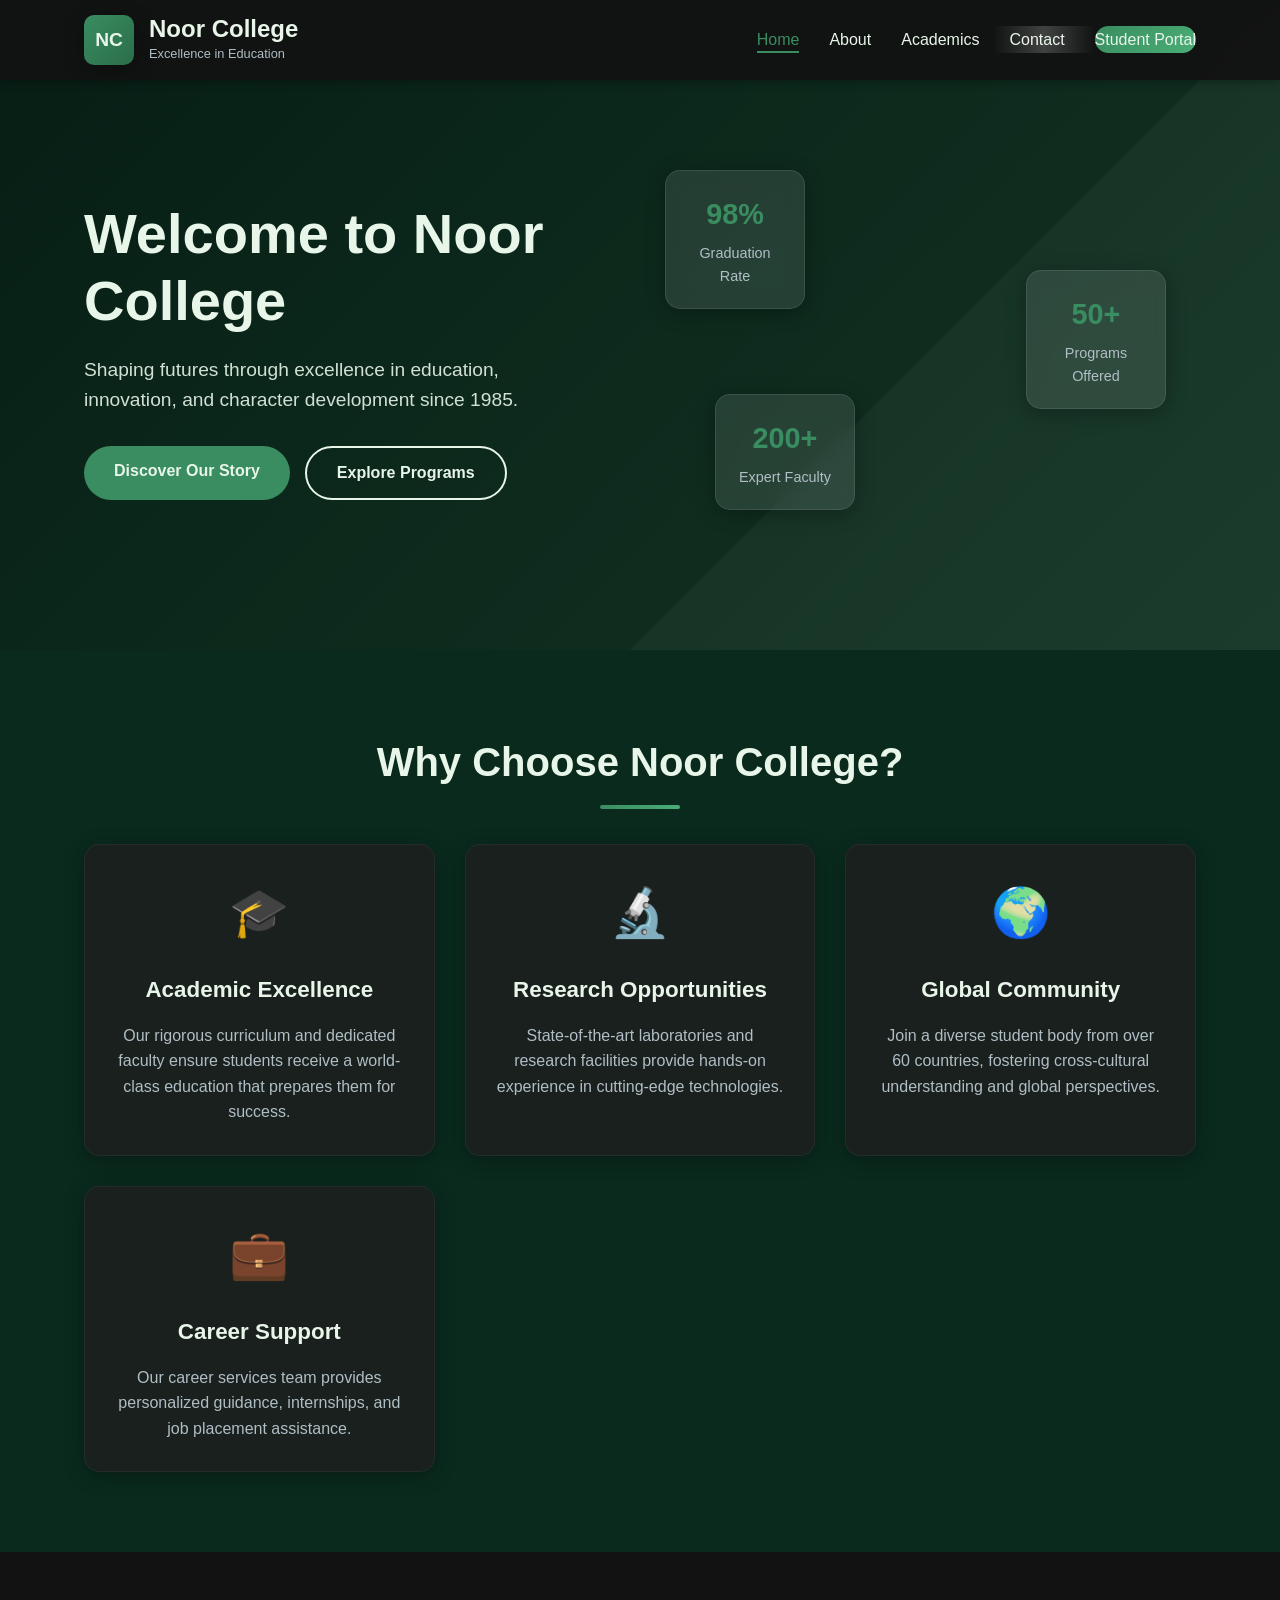
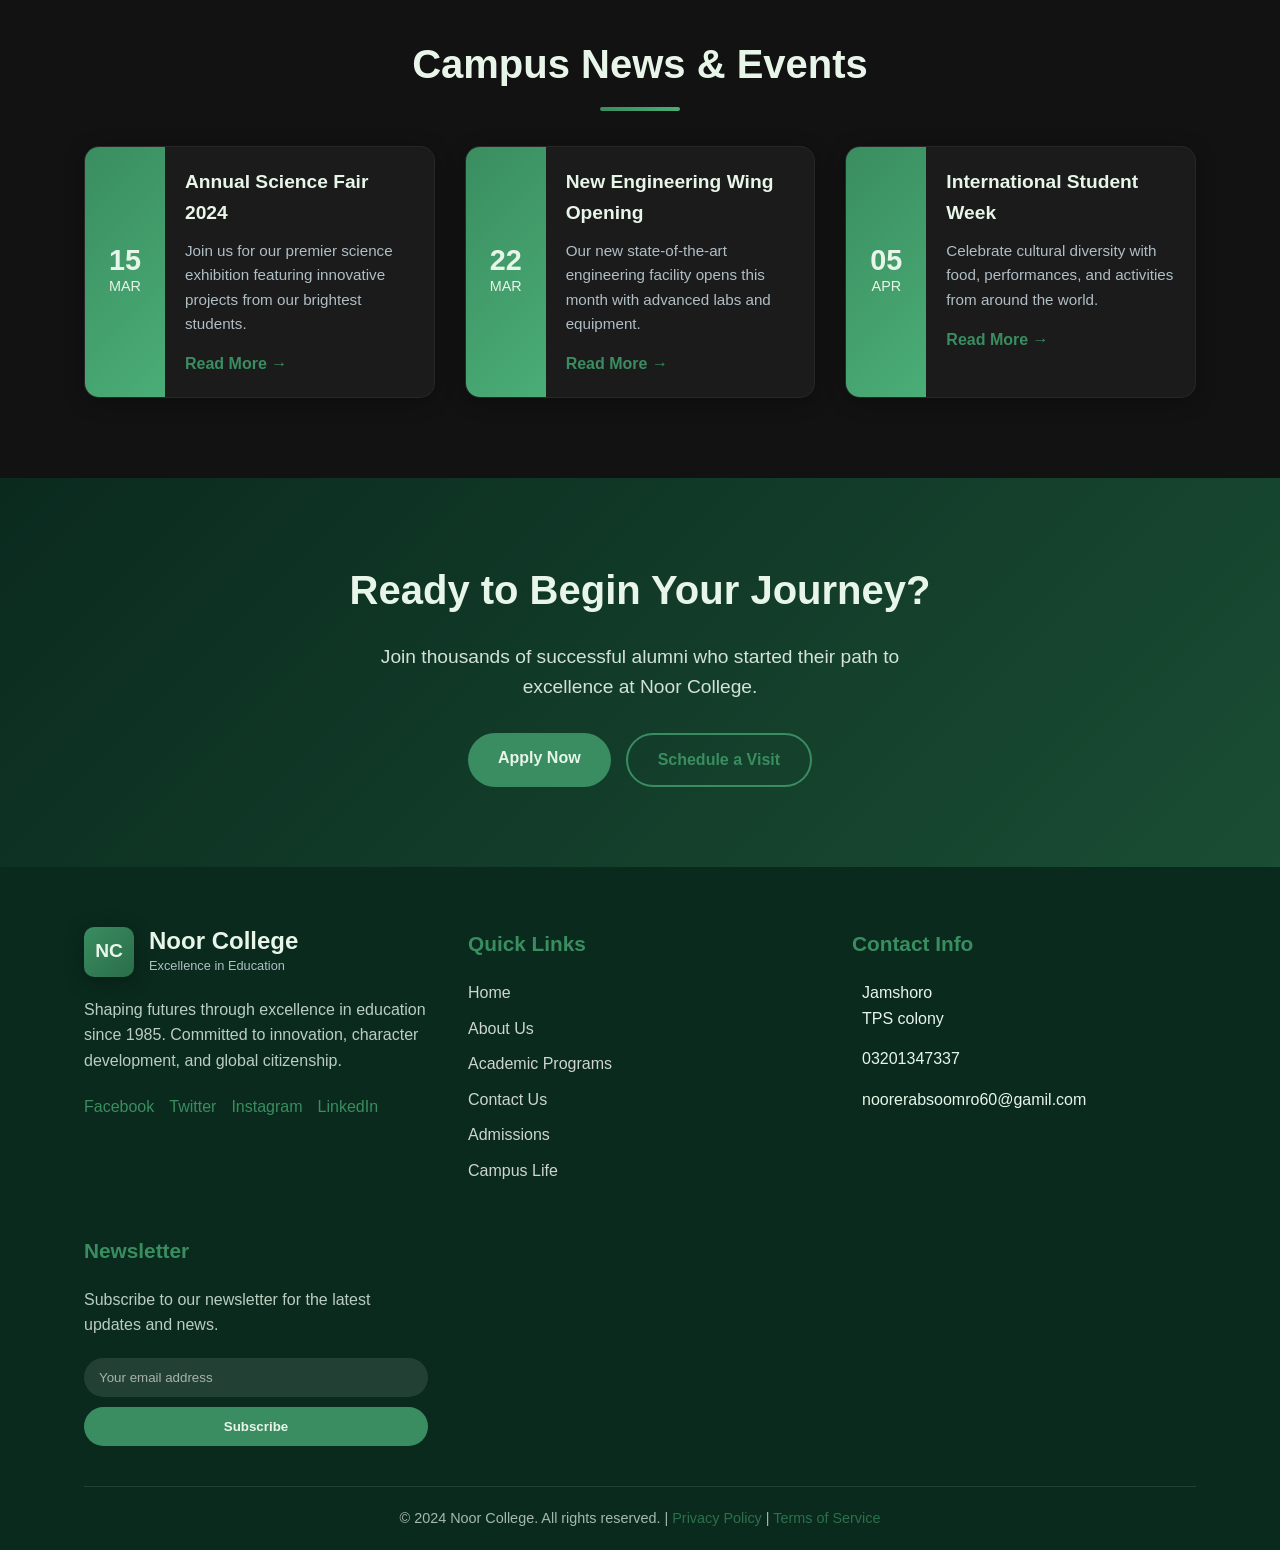
<file: index.html>
<!DOCTYPE html>
<html lang="en">
<head>
    <meta charset="UTF-8">
    <meta name="viewport" content="width=device-width, initial-scale=1.0">
    <title>Noor College - Home</title>
    <link rel="stylesheet" href="style.css">
</head>
<body>
    <!-- Navigation -->
    <nav>
        <div class="container nav-container">
            <div class="logo">
                <div class="logo-icon">NC</div>
                <div class="logo-text">
                    <span class="logo-main">Noor College</span>
                    <span class="logo-sub">Excellence in Education</span>
                </div>
            </div>
            <ul class="nav-links">
                <li><a href="index.html" class="active">Home</a></li>
                <li><a href="about.html">About</a></li>
                <li><a href="academics.html">Academics</a></li>
                <li><a href="contact.html">Contact</a></li>
                <li><a href="#" class="btn-login">Student Portal</a></li>
            </ul>
            <div class="mobile-menu-btn">
                <span></span>
                <span></span>
                <span></span>
            </div>
        </div>
    </nav>

    <!-- Main Content -->
    <main>
        <!-- Hero Section -->
        <section class="hero">
            <div class="hero-background">
                <div class="hero-overlay"></div>
            </div>
            <div class="container hero-container">
                <div class="hero-content">
                    <h1 class="hero-title">Welcome to Noor College</h1>
                    <p class="hero-subtitle">Shaping futures through excellence in education, innovation, and character development since 1985.</p>
                    <div class="hero-buttons">
                        <a href="about.html" class="btn btn-primary">Discover Our Story</a>
                        <a href="academics.html" class="btn btn-secondary">Explore Programs</a>
                    </div>
                </div>
                <div class="hero-image">
                    <div class="floating-card card-1">
                        <h3>98%</h3>
                        <p>Graduation Rate</p>
                    </div>
                    <div class="floating-card card-2">
                        <h3>50+</h3>
                        <p>Programs Offered</p>
                    </div>
                    <div class="floating-card card-3">
                        <h3>200+</h3>
                        <p>Expert Faculty</p>
                    </div>
                </div>
            </div>
        </section>

        <!-- Features Section -->
        <section class="features">
            <div class="container">
                <h2 class="section-title">Why Choose Noor College?</h2>
                <div class="features-grid">
                    <div class="feature-card">
                        <div class="feature-icon">🎓</div>
                        <h3>Academic Excellence</h3>
                        <p>Our rigorous curriculum and dedicated faculty ensure students receive a world-class education that prepares them for success.</p>
                    </div>
                    <div class="feature-card">
                        <div class="feature-icon">🔬</div>
                        <h3>Research Opportunities</h3>
                        <p>State-of-the-art laboratories and research facilities provide hands-on experience in cutting-edge technologies.</p>
                    </div>
                    <div class="feature-card">
                        <div class="feature-icon">🌍</div>
                        <h3>Global Community</h3>
                        <p>Join a diverse student body from over 60 countries, fostering cross-cultural understanding and global perspectives.</p>
                    </div>
                    <div class="feature-card">
                        <div class="feature-icon">💼</div>
                        <h3>Career Support</h3>
                        <p>Our career services team provides personalized guidance, internships, and job placement assistance.</p>
                    </div>
                </div>
            </div>
        </section>

        <!-- News Section -->
        <section>
            <div class="container">
                <h2 class="section-title">Campus News & Events</h2>
                <div class="news-grid">
                    <div class="news-card">
                        <div class="news-date">
                            <span class="day">15</span>
                            <span class="month">MAR</span>
                        </div>
                        <div class="news-content">
                            <h3>Annual Science Fair 2024</h3>
                            <p>Join us for our premier science exhibition featuring innovative projects from our brightest students.</p>
                            <a href="#" class="news-link">Read More →</a>
                        </div>
                    </div>
                    <div class="news-card">
                        <div class="news-date">
                            <span class="day">22</span>
                            <span class="month">MAR</span>
                        </div>
                        <div class="news-content">
                            <h3>New Engineering Wing Opening</h3>
                            <p>Our new state-of-the-art engineering facility opens this month with advanced labs and equipment.</p>
                            <a href="#" class="news-link">Read More →</a>
                        </div>
                    </div>
                    <div class="news-card">
                        <div class="news-date">
                            <span class="day">05</span>
                            <span class="month">APR</span>
                        </div>
                        <div class="news-content">
                            <h3>International Student Week</h3>
                            <p>Celebrate cultural diversity with food, performances, and activities from around the world.</p>
                            <a href="#" class="news-link">Read More →</a>
                        </div>
                    </div>
                </div>
            </div>
        </section>

        <!-- CTA Section -->
        <section class="cta">
            <div class="container">
                <div class="cta-content">
                    <h2>Ready to Begin Your Journey?</h2>
                    <p>Join thousands of successful alumni who started their path to excellence at Noor College.</p>
                    <div class="cta-buttons">
                        <a href="contact.html" class="btn btn-primary">Apply Now</a>
                        <a href="about.html" class="btn btn-outline">Schedule a Visit</a>
                    </div>
                </div>
            </div>
        </section>
    </main>

    <!-- Footer -->
    <footer>
        <div class="container">
            <div class="footer-content">
                <div class="footer-section">
                    <div class="footer-logo">
                        <div class="logo-icon">NC</div>
                        <div class="logo-text">
                            <span class="logo-main">Noor College</span>
                            <span class="logo-sub">Excellence in Education</span>
                        </div>
                    </div>
                    <p>Shaping futures through excellence in education since 1985. Committed to innovation, character development, and global citizenship.</p>
                    <div class="social-links">
                        <a href="#" class="social-link">Facebook</a>
                        <a href="#" class="social-link">Twitter</a>
                        <a href="#" class="social-link">Instagram</a>
                        <a href="#" class="social-link">LinkedIn</a>
                    </div>
                </div>
                <div class="footer-section">
                    <h3>Quick Links</h3>
                    <ul>
                        <li><a href="index.html">Home</a></li>
                        <li><a href="about.html">About Us</a></li>
                        <li><a href="academics.html">Academic Programs</a></li>
                        <li><a href="contact.html">Contact Us</a></li>
                        <li><a href="#">Admissions</a></li>
                        <li><a href="#">Campus Life</a></li>
                    </ul>
                </div>
                <div class="footer-section">
                    <h3>Contact Info</h3>
                    <div class="contact-info">
                        <div class="contact-item">
                            <span class="contact-icon"></span>
                            <span>Jamshoro<br>TPS colony</span>
                        </div>
                        <div class="contact-item">
                            <span class="contact-icon"></span>
                            <span>03201347337</span>
                        </div>
                        <div class="contact-item">
                            <span class="contact-icon"></span>
                            <span>noorerabsoomro60@gamil.com</span>
                        </div>
                    </div>
                </div>
                <div class="footer-section">
                    <h3>Newsletter</h3>
                    <p>Subscribe to our newsletter for the latest updates and news.</p>
                    <form class="newsletter-form">
                        <input type="email" placeholder="Your email address" required>
                        <button type="submit" class="btn btn-primary">Subscribe</button>
                    </form>
                </div>
            </div>
            <div class="footer-bottom">
                <p>&copy; 2024 Noor College. All rights reserved. | <a href="#">Privacy Policy</a> | <a href="#">Terms of Service</a></p>
            </div>
        </div>
    </footer>

    <script src="java.js"></script>
</body>
</html>
</file>
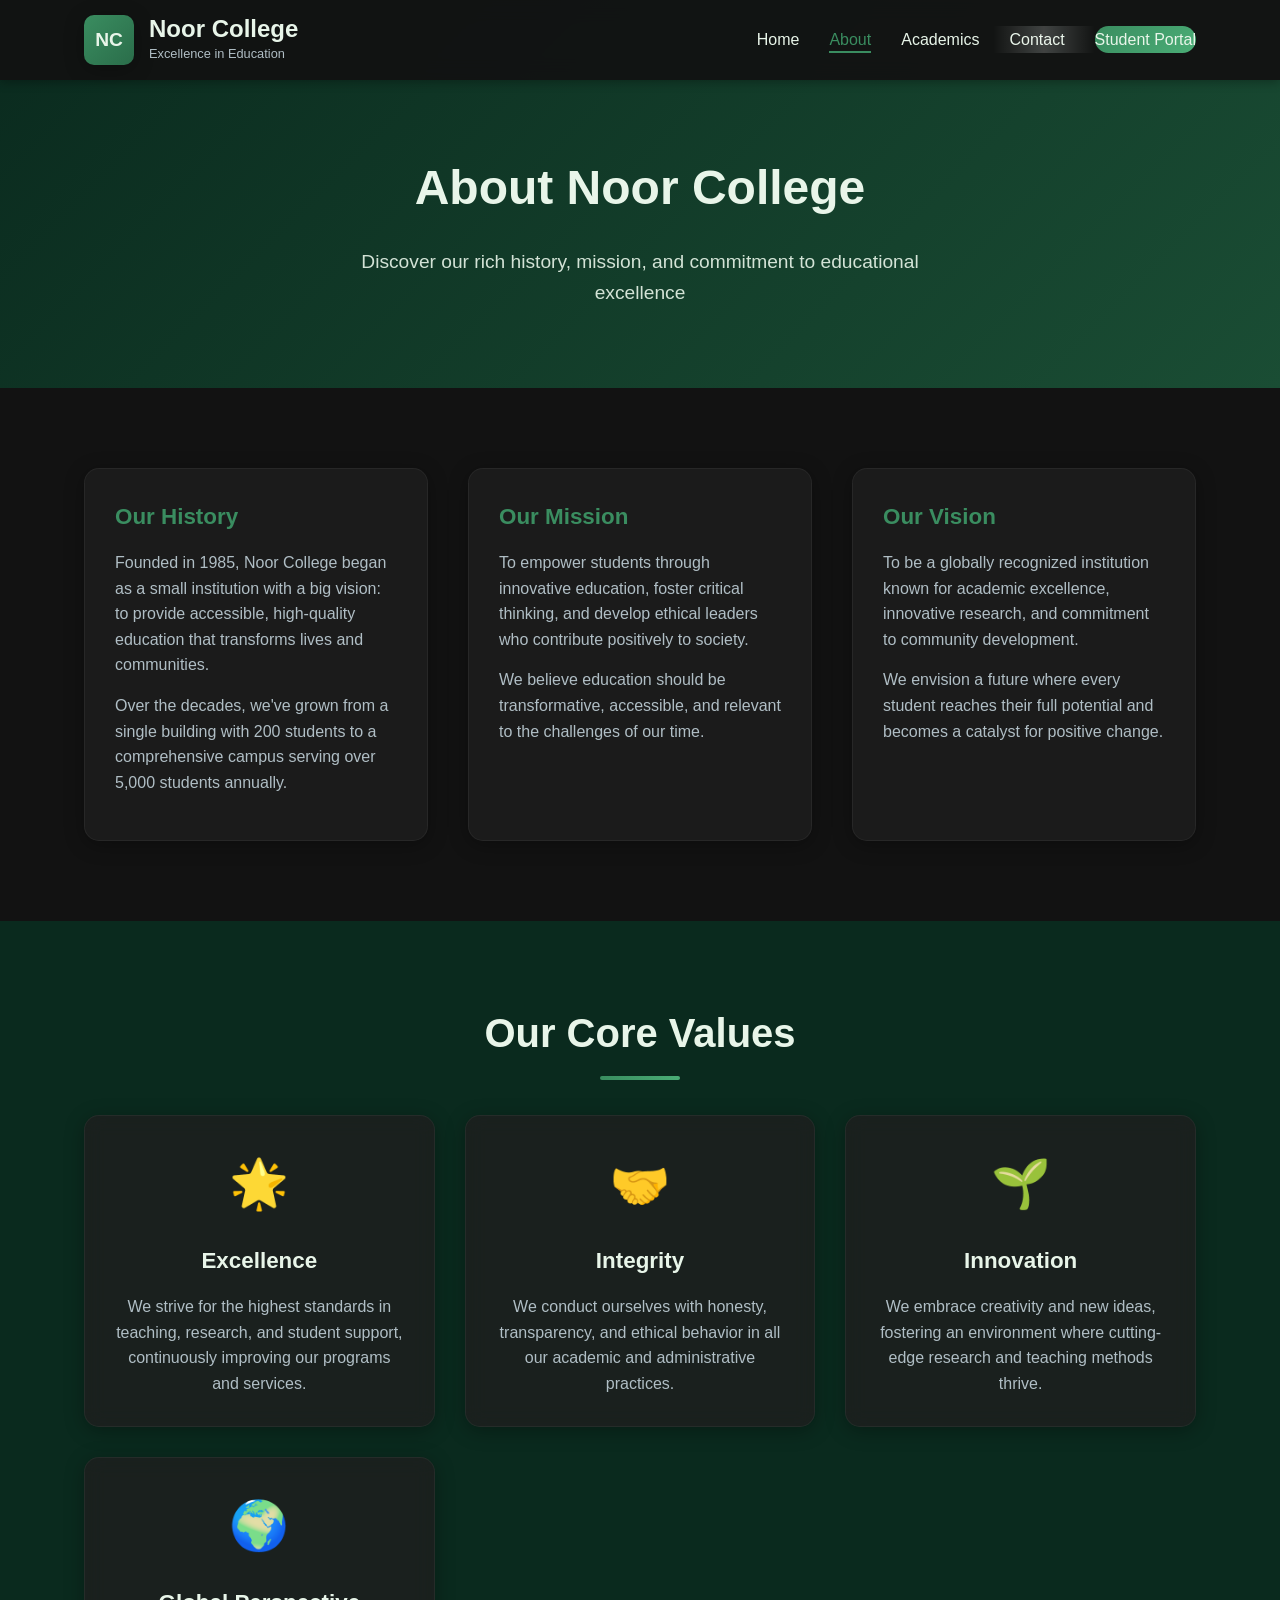
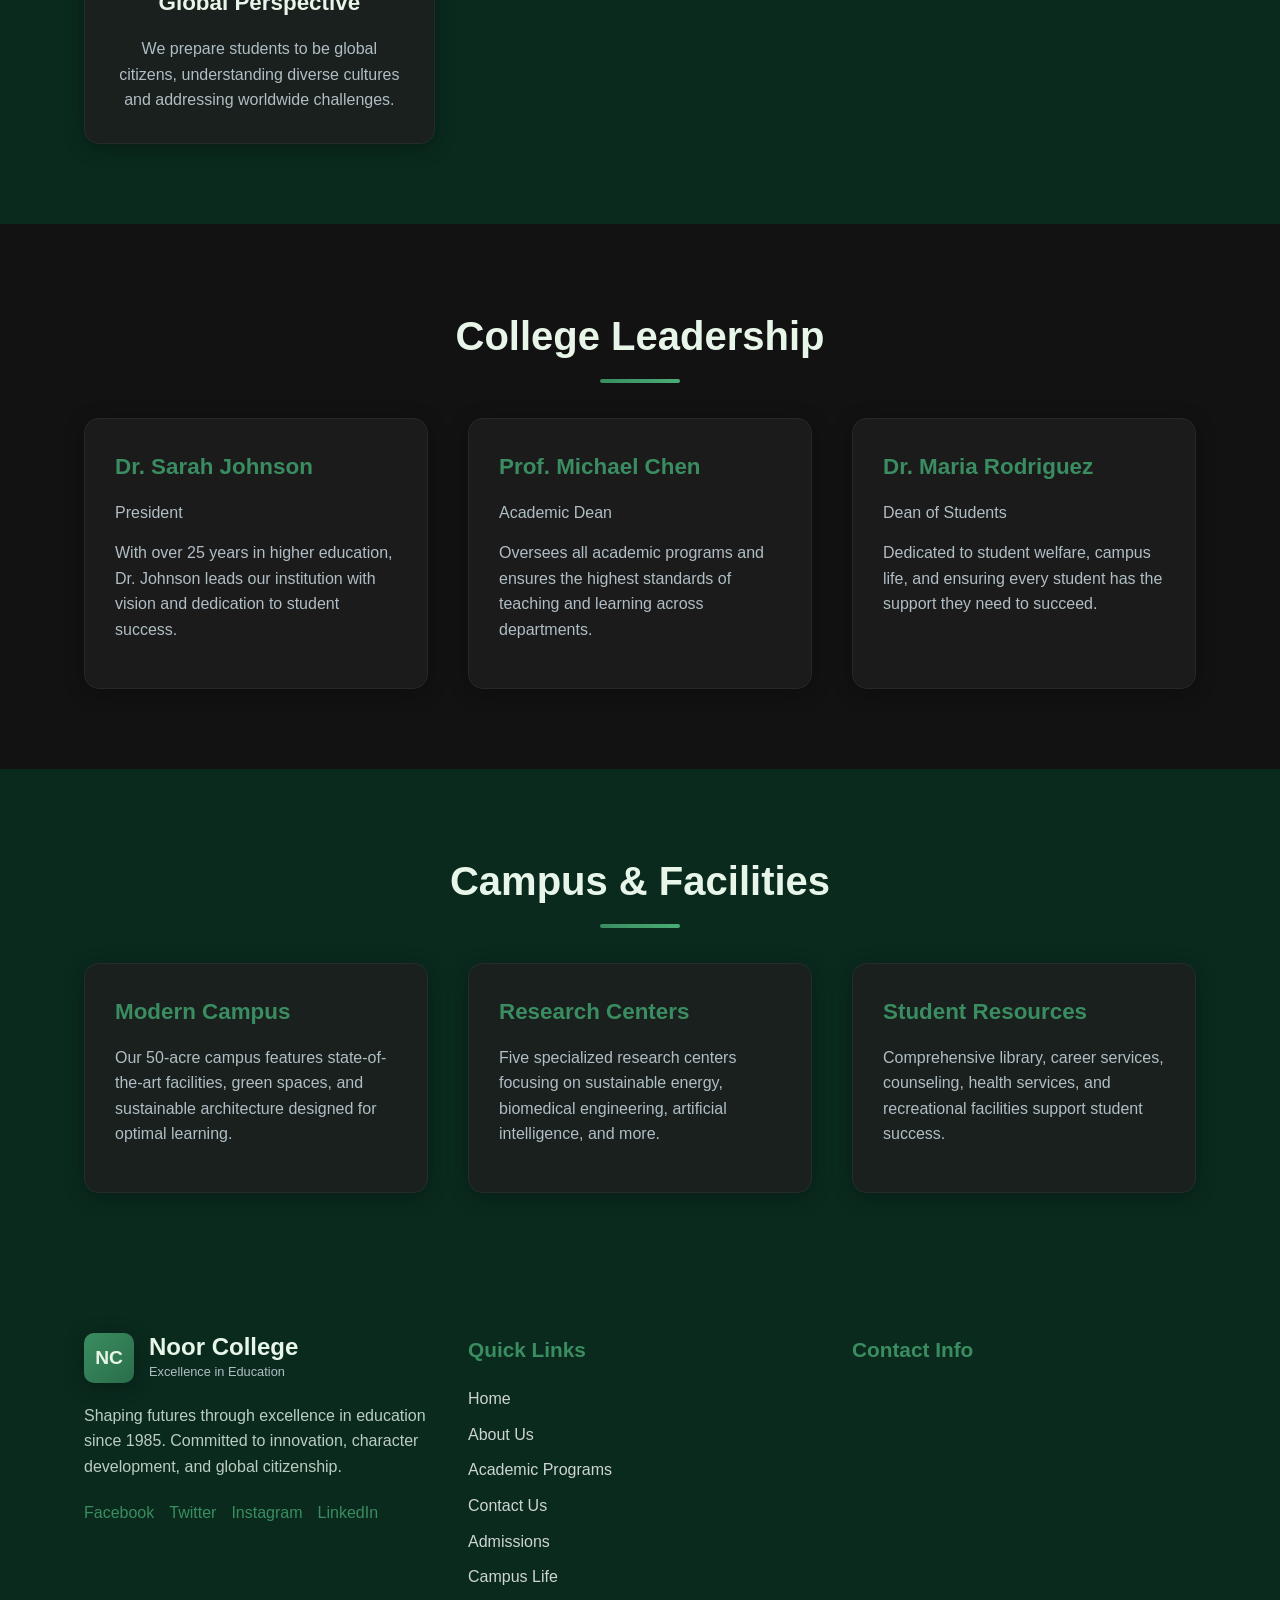
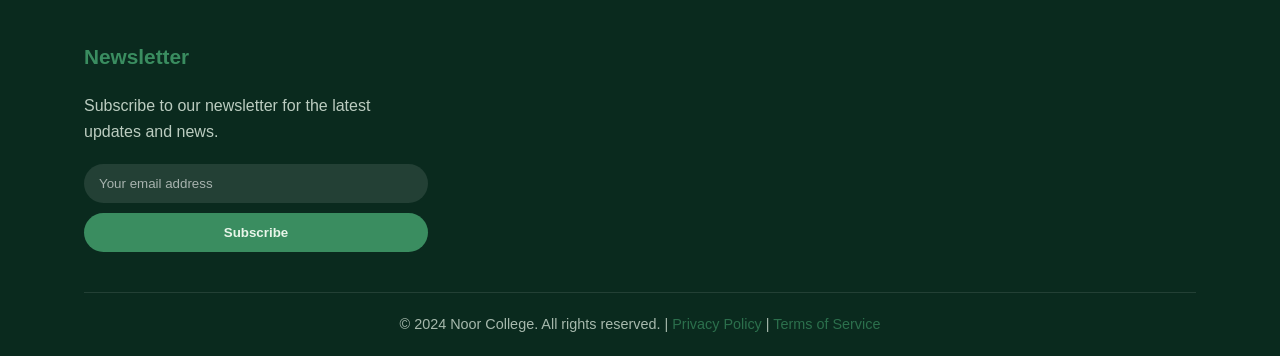
<file: about.html>
<!DOCTYPE html>
<html lang="en">
<head>
    <meta charset="UTF-8">
    <meta name="viewport" content="width=device-width, initial-scale=1.0">
    <title>About Us - Noor College</title>
    <link rel="stylesheet" href="style.css">
</head>
<body>
    <!-- Navigation -->
    <nav>
        <div class="container nav-container">
            <div class="logo">
                <div class="logo-icon">NC</div>
                <div class="logo-text">
                    <span class="logo-main">Noor College</span>
                    <span class="logo-sub">Excellence in Education</span>
                </div>
            </div>
            <ul class="nav-links">
                <li><a href="index.html">Home</a></li>
                <li><a href="about.html" class="active">About</a></li>
                <li><a href="academics.html">Academics</a></li>
                <li><a href="contact.html">Contact</a></li>
                <li><a href="#" class="btn-login">Student Portal</a></li>
            </ul>
            <div class="mobile-menu-btn">
                <span></span>
                <span></span>
                <span></span>
            </div>
        </div>
    </nav>

    <!-- Main Content -->
    <main>
        <!-- Page Header -->
        <section class="page-header">
            <div class="container">
                <h1>About Noor College</h1>
                <p>Discover our rich history, mission, and commitment to educational excellence</p>
            </div>
        </section>

        <!-- History Section -->
        <section class="content-section">
            <div class="container">
                <div class="content-grid">
                    <div class="content-card">
                        <h3>Our History</h3>
                        <p>Founded in 1985, Noor College began as a small institution with a big vision: to provide accessible, high-quality education that transforms lives and communities.</p>
                        <p>Over the decades, we've grown from a single building with 200 students to a comprehensive campus serving over 5,000 students annually.</p>
                    </div>
                    <div class="content-card">
                        <h3>Our Mission</h3>
                        <p>To empower students through innovative education, foster critical thinking, and develop ethical leaders who contribute positively to society.</p>
                        <p>We believe education should be transformative, accessible, and relevant to the challenges of our time.</p>
                    </div>
                    <div class="content-card">
                        <h3>Our Vision</h3>
                        <p>To be a globally recognized institution known for academic excellence, innovative research, and commitment to community development.</p>
                        <p>We envision a future where every student reaches their full potential and becomes a catalyst for positive change.</p>
                    </div>
                </div>
            </div>
        </section>

        <!-- Values Section -->
        <section class="features">
            <div class="container">
                <h2 class="section-title">Our Core Values</h2>
                <div class="features-grid">
                    <div class="feature-card">
                        <div class="feature-icon">🌟</div>
                        <h3>Excellence</h3>
                        <p>We strive for the highest standards in teaching, research, and student support, continuously improving our programs and services.</p>
                    </div>
                    <div class="feature-card">
                        <div class="feature-icon">🤝</div>
                        <h3>Integrity</h3>
                        <p>We conduct ourselves with honesty, transparency, and ethical behavior in all our academic and administrative practices.</p>
                    </div>
                    <div class="feature-card">
                        <div class="feature-icon">🌱</div>
                        <h3>Innovation</h3>
                        <p>We embrace creativity and new ideas, fostering an environment where cutting-edge research and teaching methods thrive.</p>
                    </div>
                    <div class="feature-card">
                        <div class="feature-icon">🌍</div>
                        <h3>Global Perspective</h3>
                        <p>We prepare students to be global citizens, understanding diverse cultures and addressing worldwide challenges.</p>
                    </div>
                </div>
            </div>
        </section>

        <!-- Leadership Section -->
        <section class="content-section">
            <div class="container">
                <h2 class="section-title">College Leadership</h2>
                <div class="content-grid">
                    <div class="content-card">
                        <h3>Dr. Sarah Johnson</h3>
                        <p class="role">President</p>
                        <p>With over 25 years in higher education, Dr. Johnson leads our institution with vision and dedication to student success.</p>
                    </div>
                    <div class="content-card">
                        <h3>Prof. Michael Chen</h3>
                        <p class="role">Academic Dean</p>
                        <p>Oversees all academic programs and ensures the highest standards of teaching and learning across departments.</p>
                    </div>
                    <div class="content-card">
                        <h3>Dr. Maria Rodriguez</h3>
                        <p class="role">Dean of Students</p>
                        <p>Dedicated to student welfare, campus life, and ensuring every student has the support they need to succeed.</p>
                    </div>
                </div>
            </div>
        </section>

        <!-- Campus Life Section -->
        <section class="features">
            <div class="container">
                <h2 class="section-title">Campus & Facilities</h2>
                <div class="content-grid">
                    <div class="content-card">
                        <h3>Modern Campus</h3>
                        <p>Our 50-acre campus features state-of-the-art facilities, green spaces, and sustainable architecture designed for optimal learning.</p>
                    </div>
                    <div class="content-card">
                        <h3>Research Centers</h3>
                        <p>Five specialized research centers focusing on sustainable energy, biomedical engineering, artificial intelligence, and more.</p>
                    </div>
                    <div class="content-card">
                        <h3>Student Resources</h3>
                        <p>Comprehensive library, career services, counseling, health services, and recreational facilities support student success.</p>
                    </div>
                </div>
            </div>
        </section>
    </main>

    <!-- Footer -->
    <footer>
        <div class="container">
            <div class="footer-content">
                <div class="footer-section">
                    <div class="footer-logo">
                        <div class="logo-icon">NC</div>
                        <div class="logo-text">
                            <span class="logo-main">Noor College</span>
                            <span class="logo-sub">Excellence in Education</span>
                        </div>
                    </div>
                    <p>Shaping futures through excellence in education since 1985. Committed to innovation, character development, and global citizenship.</p>
                    <div class="social-links">
                        <a href="#" class="social-link">Facebook</a>
                        <a href="#" class="social-link">Twitter</a>
                        <a href="#" class="social-link">Instagram</a>
                        <a href="#" class="social-link">LinkedIn</a>
                    </div>
                </div>
                <div class="footer-section">
                    <h3>Quick Links</h3>
                    <ul>
                        <li><a href="index.html">Home</a></li>
                        <li><a href="about.html">About Us</a></li>
                        <li><a href="academics.html">Academic Programs</a></li>
                        <li><a href="contact.html">Contact Us</a></li>
                        <li><a href="#">Admissions</a></li>
                        <li><a href="#">Campus Life</a></li>
                    </ul>
                </div>
                <div class="footer-section">
                    <h3>Contact Info</h3>
                    <div class="contact-info">
                    </div>
                </div>
                <div class="footer-section">
                    <h3>Newsletter</h3>
                    <p>Subscribe to our newsletter for the latest updates and news.</p>
                    <form class="newsletter-form">
                        <input type="email" placeholder="Your email address" required>
                        <button type="submit" class="btn btn-primary">Subscribe</button>
                    </form>
                </div>
            </div>
            <div class="footer-bottom">
                <p>&copy; 2024 Noor College. All rights reserved. | <a href="#">Privacy Policy</a> | <a href="#">Terms of Service</a></p>
            </div>
        </div>
    </footer>

    <script src="java.js"></script>
</body>
</html>
</file>
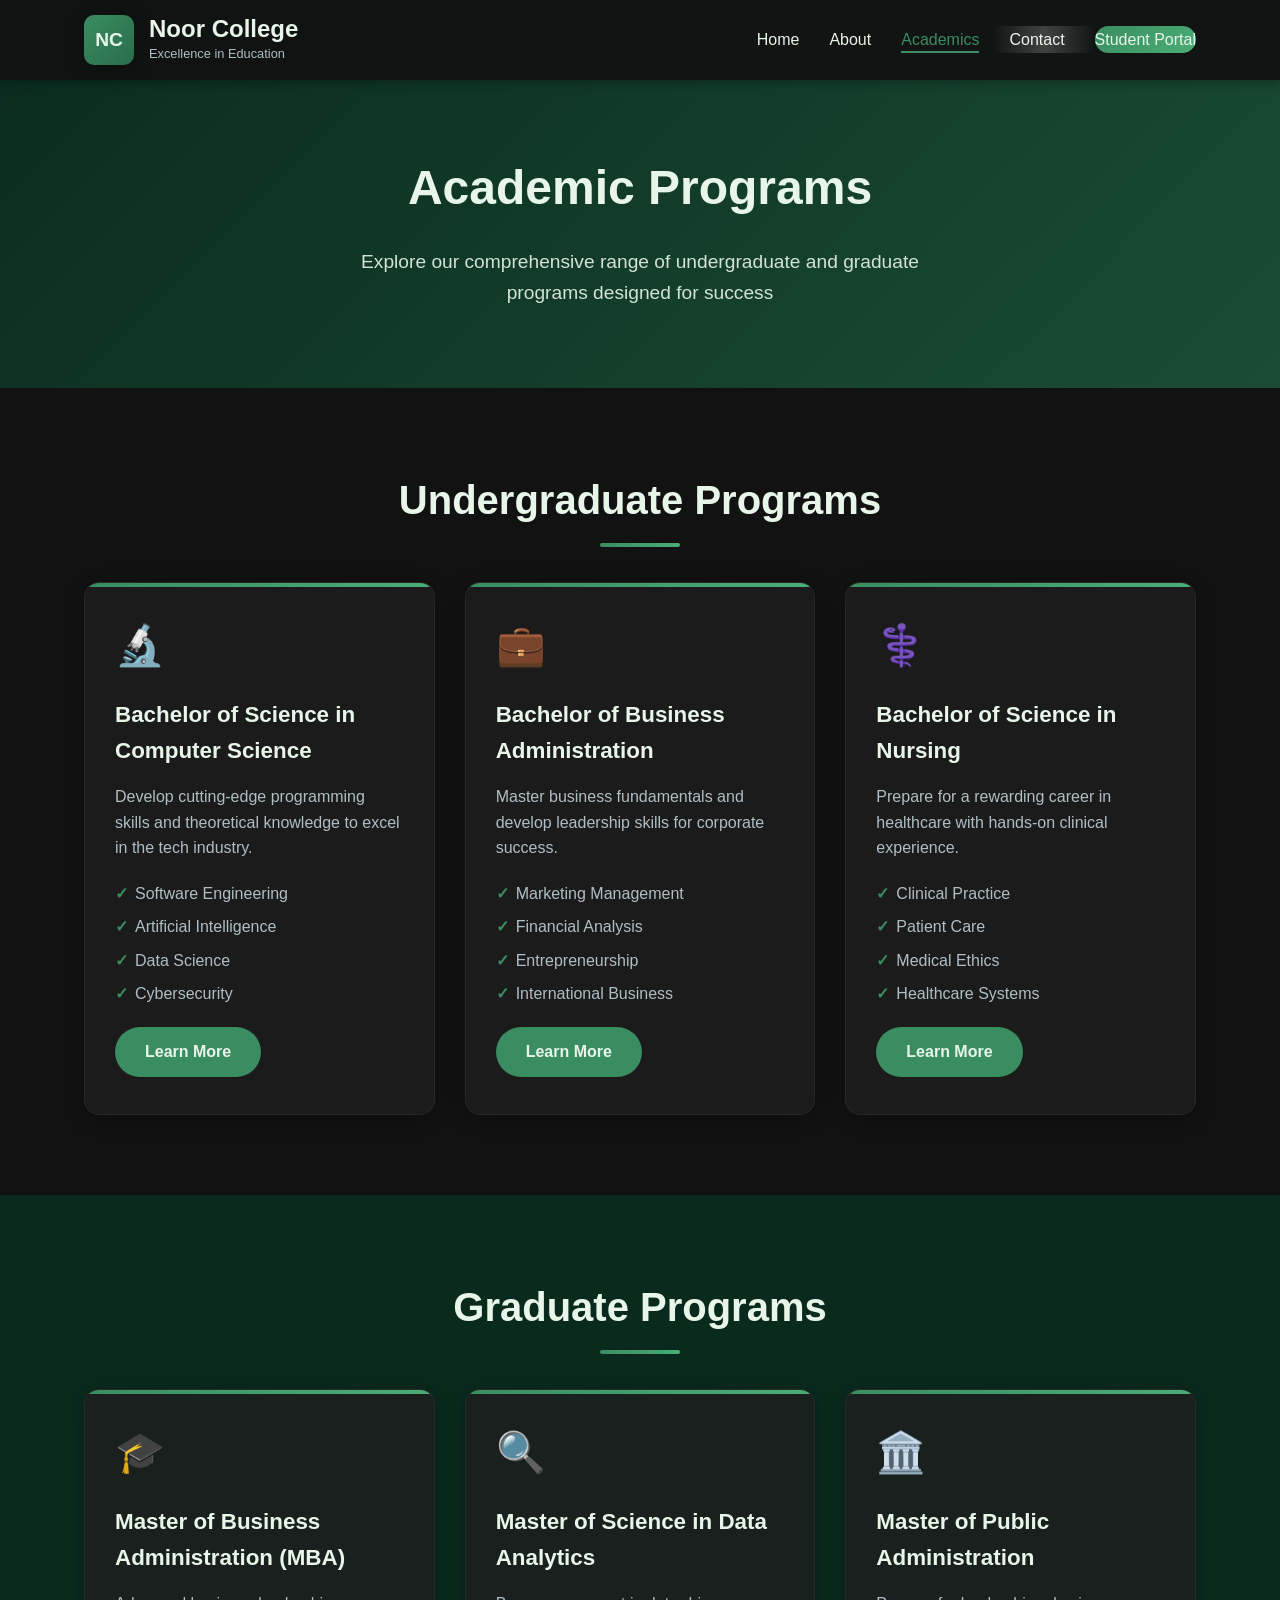
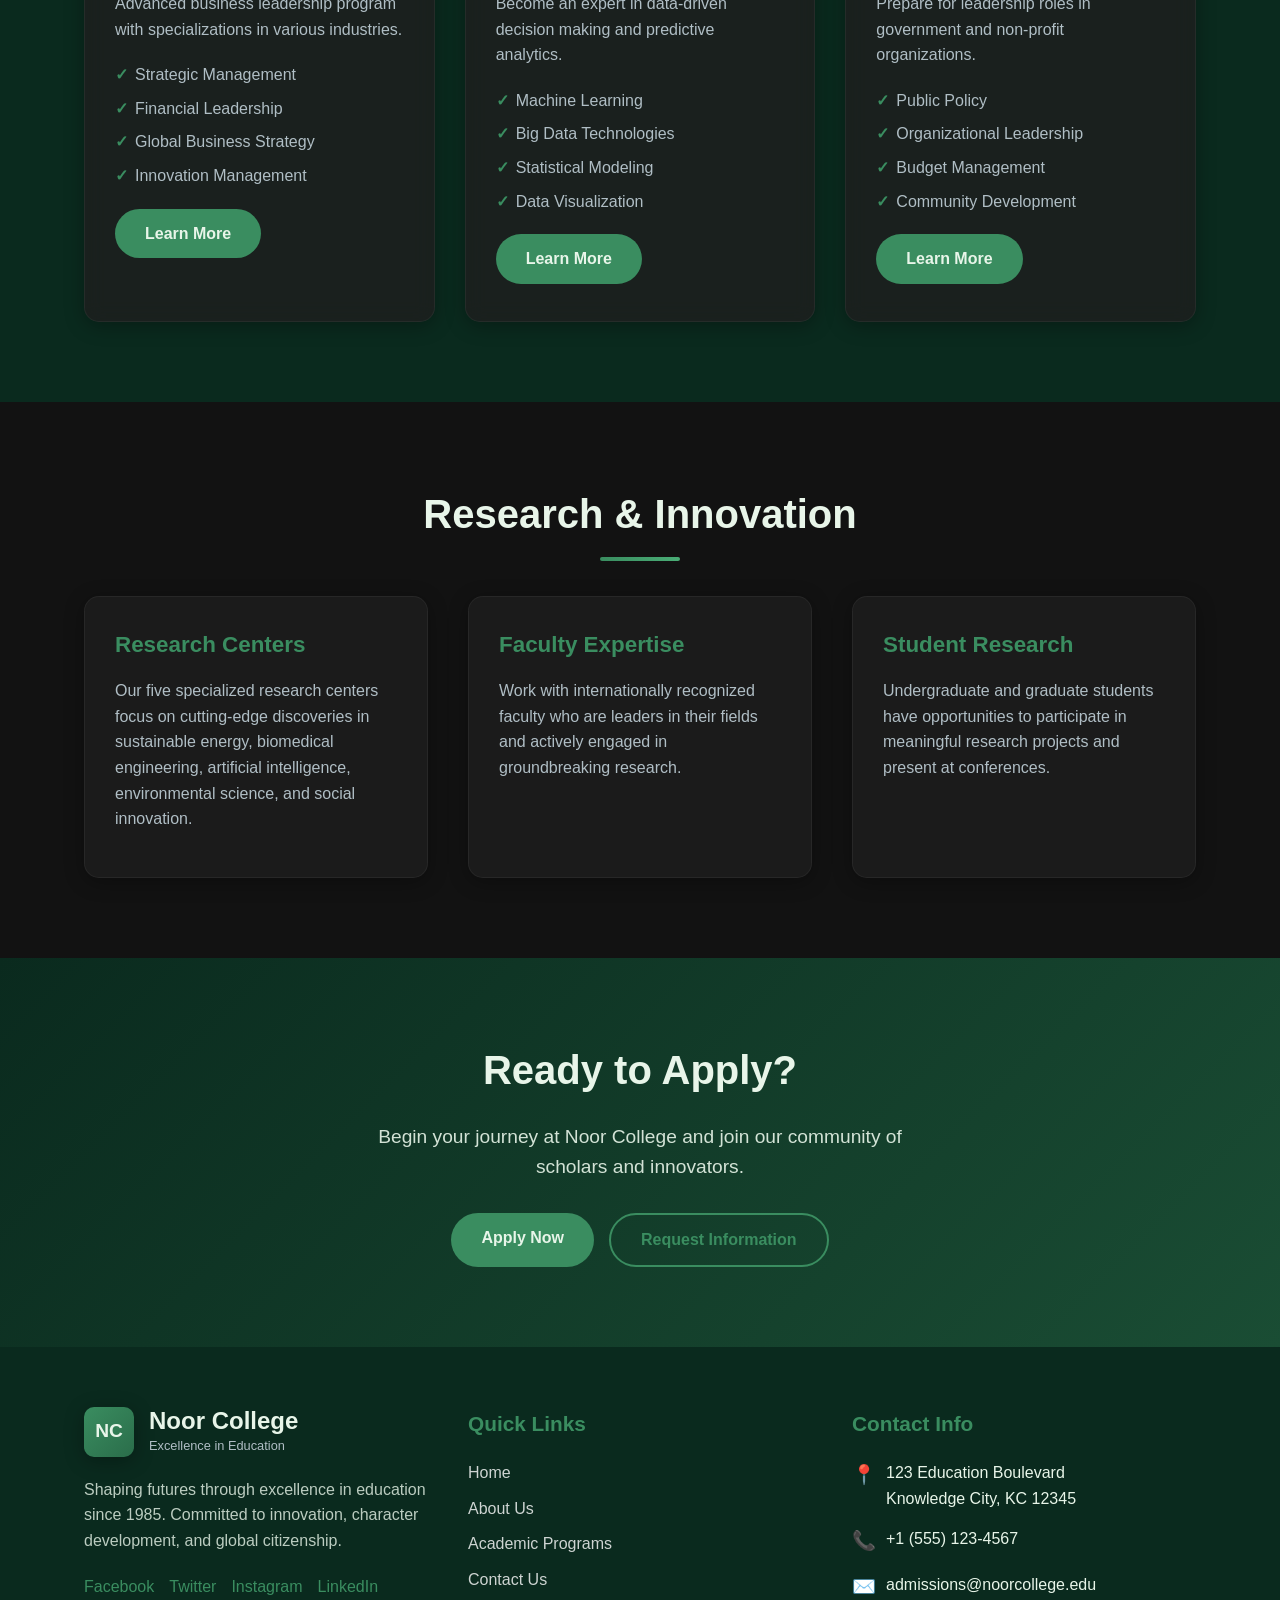
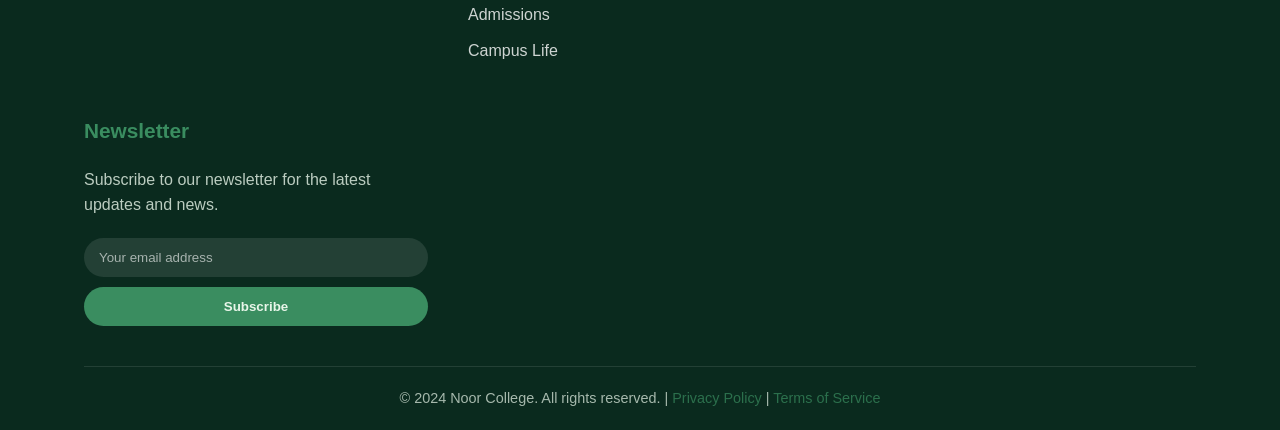
<file: academics.html>
<!DOCTYPE html>
<html lang="en">
<head>
    <meta charset="UTF-8">
    <meta name="viewport" content="width=device-width, initial-scale=1.0">
    <title>Academics - Noor College</title>
    <link rel="stylesheet" href="style.css">
</head>
<body>
    <!-- Navigation -->
    <nav>
        <div class="container nav-container">
            <div class="logo">
                <div class="logo-icon">NC</div>
                <div class="logo-text">
                    <span class="logo-main">Noor College</span>
                    <span class="logo-sub">Excellence in Education</span>
                </div>
            </div>
            <ul class="nav-links">
                <li><a href="index.html">Home</a></li>
                <li><a href="about.html">About</a></li>
                <li><a href="academics.html" class="active">Academics</a></li>
                <li><a href="contact.html">Contact</a></li>
                <li><a href="#" class="btn-login">Student Portal</a></li>
            </ul>
            <div class="mobile-menu-btn">
                <span></span>
                <span></span>
                <span></span>
            </div>
        </div>
    </nav>

    <!-- Main Content -->
    <main>
        <!-- Page Header -->
        <section class="page-header">
            <div class="container">
                <h1>Academic Programs</h1>
                <p>Explore our comprehensive range of undergraduate and graduate programs designed for success</p>
            </div>
        </section>

        <!-- Programs Section -->
        <section class="content-section">
            <div class="container">
                <h2 class="section-title">Undergraduate Programs</h2>
                <div class="program-grid">
                    <div class="program-card">
                        <div class="program-icon">🔬</div>
                        <h3>Bachelor of Science in Computer Science</h3>
                        <p>Develop cutting-edge programming skills and theoretical knowledge to excel in the tech industry.</p>
                        <ul class="program-features">
                            <li>Software Engineering</li>
                            <li>Artificial Intelligence</li>
                            <li>Data Science</li>
                            <li>Cybersecurity</li>
                        </ul>
                        <a href="#" class="btn btn-primary">Learn More</a>
                    </div>
                    <div class="program-card">
                        <div class="program-icon">💼</div>
                        <h3>Bachelor of Business Administration</h3>
                        <p>Master business fundamentals and develop leadership skills for corporate success.</p>
                        <ul class="program-features">
                            <li>Marketing Management</li>
                            <li>Financial Analysis</li>
                            <li>Entrepreneurship</li>
                            <li>International Business</li>
                        </ul>
                        <a href="#" class="btn btn-primary">Learn More</a>
                    </div>
                    <div class="program-card">
                        <div class="program-icon">⚕️</div>
                        <h3>Bachelor of Science in Nursing</h3>
                        <p>Prepare for a rewarding career in healthcare with hands-on clinical experience.</p>
                        <ul class="program-features">
                            <li>Clinical Practice</li>
                            <li>Patient Care</li>
                            <li>Medical Ethics</li>
                            <li>Healthcare Systems</li>
                        </ul>
                        <a href="#" class="btn btn-primary">Learn More</a>
                    </div>
                </div>
            </div>
        </section>

        <!-- Graduate Programs -->
        <section class="features">
            <div class="container">
                <h2 class="section-title">Graduate Programs</h2>
                <div class="program-grid">
                    <div class="program-card">
                        <div class="program-icon">🎓</div>
                        <h3>Master of Business Administration (MBA)</h3>
                        <p>Advanced business leadership program with specializations in various industries.</p>
                        <ul class="program-features">
                            <li>Strategic Management</li>
                            <li>Financial Leadership</li>
                            <li>Global Business Strategy</li>
                            <li>Innovation Management</li>
                        </ul>
                        <a href="#" class="btn btn-primary">Learn More</a>
                    </div>
                    <div class="program-card">
                        <div class="program-icon">🔍</div>
                        <h3>Master of Science in Data Analytics</h3>
                        <p>Become an expert in data-driven decision making and predictive analytics.</p>
                        <ul class="program-features">
                            <li>Machine Learning</li>
                            <li>Big Data Technologies</li>
                            <li>Statistical Modeling</li>
                            <li>Data Visualization</li>
                        </ul>
                        <a href="#" class="btn btn-primary">Learn More</a>
                    </div>
                    <div class="program-card">
                        <div class="program-icon">🏛️</div>
                        <h3>Master of Public Administration</h3>
                        <p>Prepare for leadership roles in government and non-profit organizations.</p>
                        <ul class="program-features">
                            <li>Public Policy</li>
                            <li>Organizational Leadership</li>
                            <li>Budget Management</li>
                            <li>Community Development</li>
                        </ul>
                        <a href="#" class="btn btn-primary">Learn More</a>
                    </div>
                </div>
            </div>
        </section>

        <!-- Research Section -->
        <section class="content-section">
            <div class="container">
                <h2 class="section-title">Research & Innovation</h2>
                <div class="content-grid">
                    <div class="content-card">
                        <h3>Research Centers</h3>
                        <p>Our five specialized research centers focus on cutting-edge discoveries in sustainable energy, biomedical engineering, artificial intelligence, environmental science, and social innovation.</p>
                    </div>
                    <div class="content-card">
                        <h3>Faculty Expertise</h3>
                        <p>Work with internationally recognized faculty who are leaders in their fields and actively engaged in groundbreaking research.</p>
                    </div>
                    <div class="content-card">
                        <h3>Student Research</h3>
                        <p>Undergraduate and graduate students have opportunities to participate in meaningful research projects and present at conferences.</p>
                    </div>
                </div>
            </div>
        </section>

        <!-- Admissions CTA -->
        <section class="cta">
            <div class="container">
                <div class="cta-content">
                    <h2>Ready to Apply?</h2>
                    <p>Begin your journey at Noor College and join our community of scholars and innovators.</p>
                    <div class="cta-buttons">
                        <a href="contact.html" class="btn btn-primary">Apply Now</a>
                        <a href="#" class="btn btn-outline">Request Information</a>
                    </div>
                </div>
            </div>
        </section>
    </main>

    <!-- Footer -->
    <footer>
        <div class="container">
            <div class="footer-content">
                <div class="footer-section">
                    <div class="footer-logo">
                        <div class="logo-icon">NC</div>
                        <div class="logo-text">
                            <span class="logo-main">Noor College</span>
                            <span class="logo-sub">Excellence in Education</span>
                        </div>
                    </div>
                    <p>Shaping futures through excellence in education since 1985. Committed to innovation, character development, and global citizenship.</p>
                    <div class="social-links">
                        <a href="#" class="social-link">Facebook</a>
                        <a href="#" class="social-link">Twitter</a>
                        <a href="#" class="social-link">Instagram</a>
                        <a href="#" class="social-link">LinkedIn</a>
                    </div>
                </div>
                <div class="footer-section">
                    <h3>Quick Links</h3>
                    <ul>
                        <li><a href="index.html">Home</a></li>
                        <li><a href="about.html">About Us</a></li>
                        <li><a href="academics.html">Academic Programs</a></li>
                        <li><a href="contact.html">Contact Us</a></li>
                        <li><a href="#">Admissions</a></li>
                        <li><a href="#">Campus Life</a></li>
                    </ul>
                </div>
                <div class="footer-section">
                    <h3>Contact Info</h3>
                    <div class="contact-info">
                        <div class="contact-item">
                            <span class="contact-icon">📍</span>
                            <span>123 Education Boulevard<br>Knowledge City, KC 12345</span>
                        </div>
                        <div class="contact-item">
                            <span class="contact-icon">📞</span>
                            <span>+1 (555) 123-4567</span>
                        </div>
                        <div class="contact-item">
                            <span class="contact-icon">✉️</span>
                            <span>admissions@noorcollege.edu</span>
                        </div>
                    </div>
                </div>
                <div class="footer-section">
                    <h3>Newsletter</h3>
                    <p>Subscribe to our newsletter for the latest updates and news.</p>
                    <form class="newsletter-form">
                        <input type="email" placeholder="Your email address" required>
                        <button type="submit" class="btn btn-primary">Subscribe</button>
                    </form>
                </div>
            </div>
            <div class="footer-bottom">
                <p>&copy; 2024 Noor College. All rights reserved. | <a href="#">Privacy Policy</a> | <a href="#">Terms of Service</a></p>
            </div>
        </div>
    </footer>

    <script src="java.js"></script>
</body>
</html>
</file>
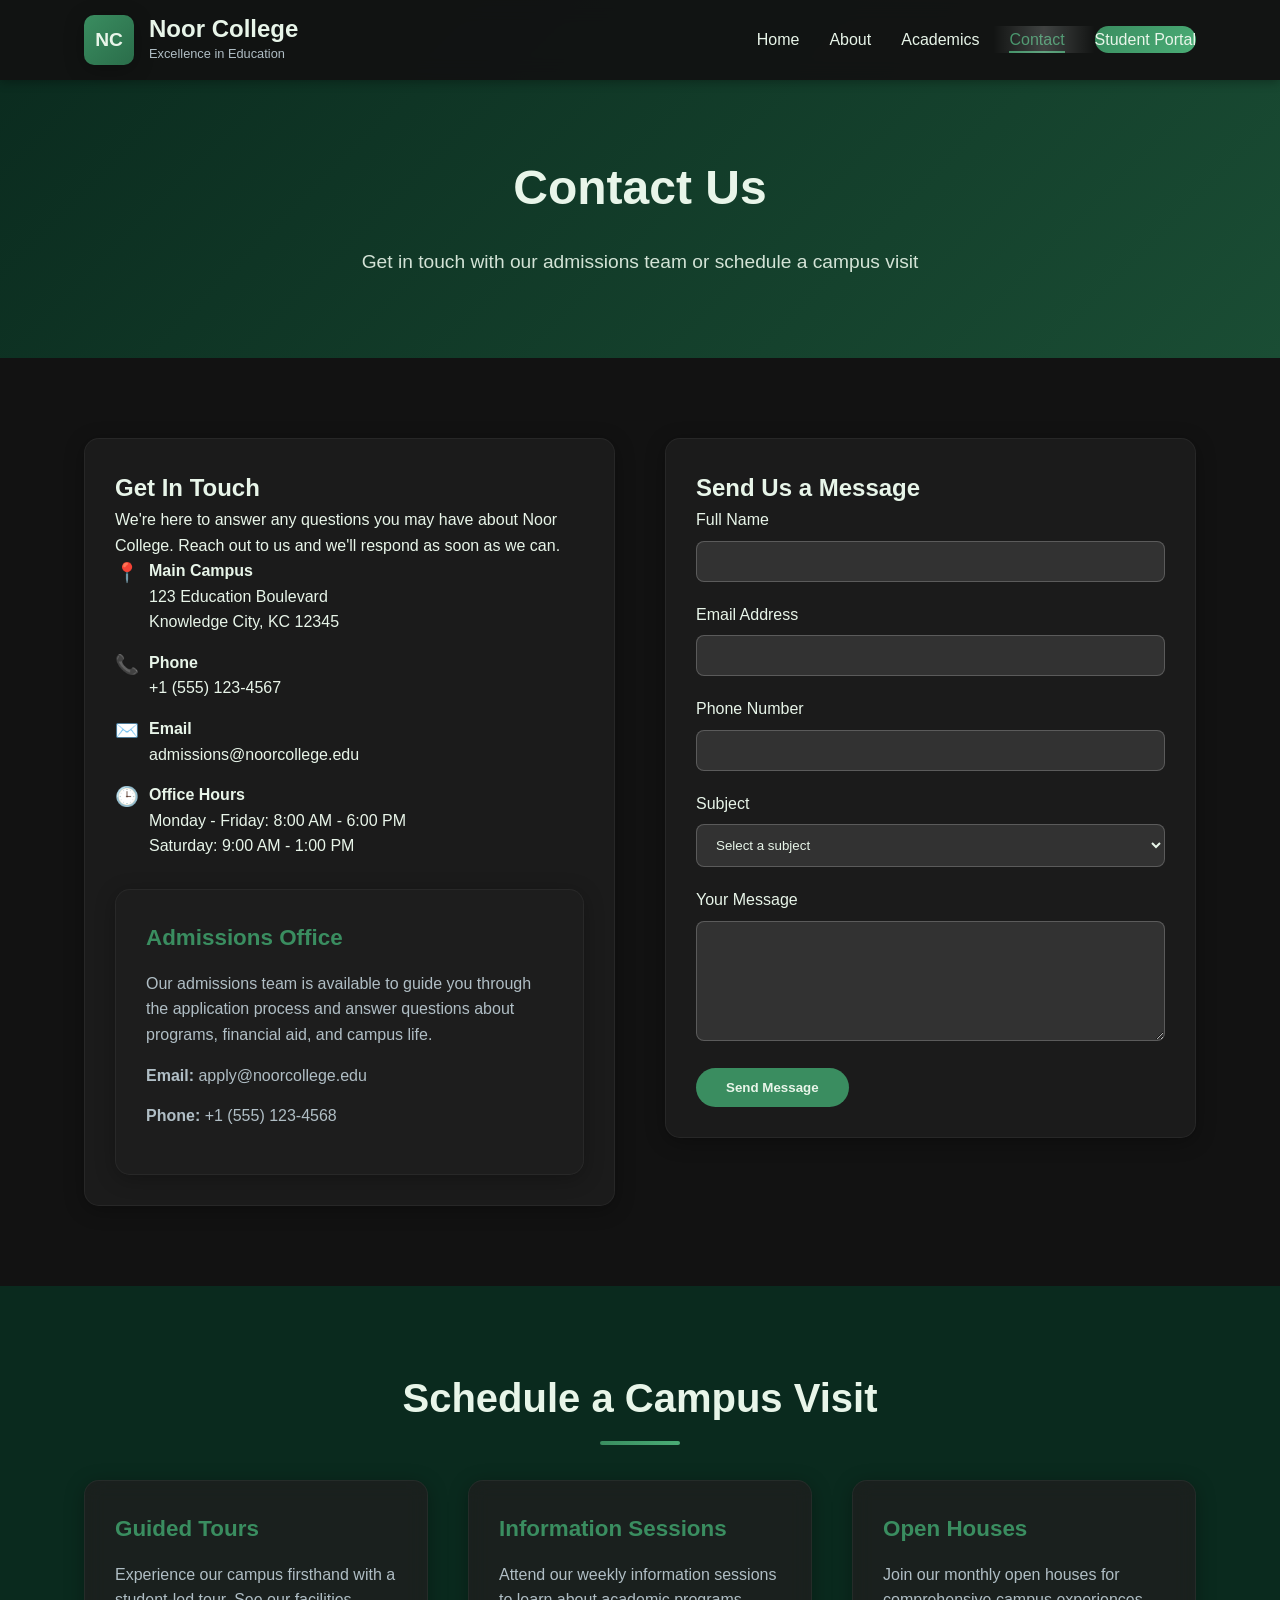
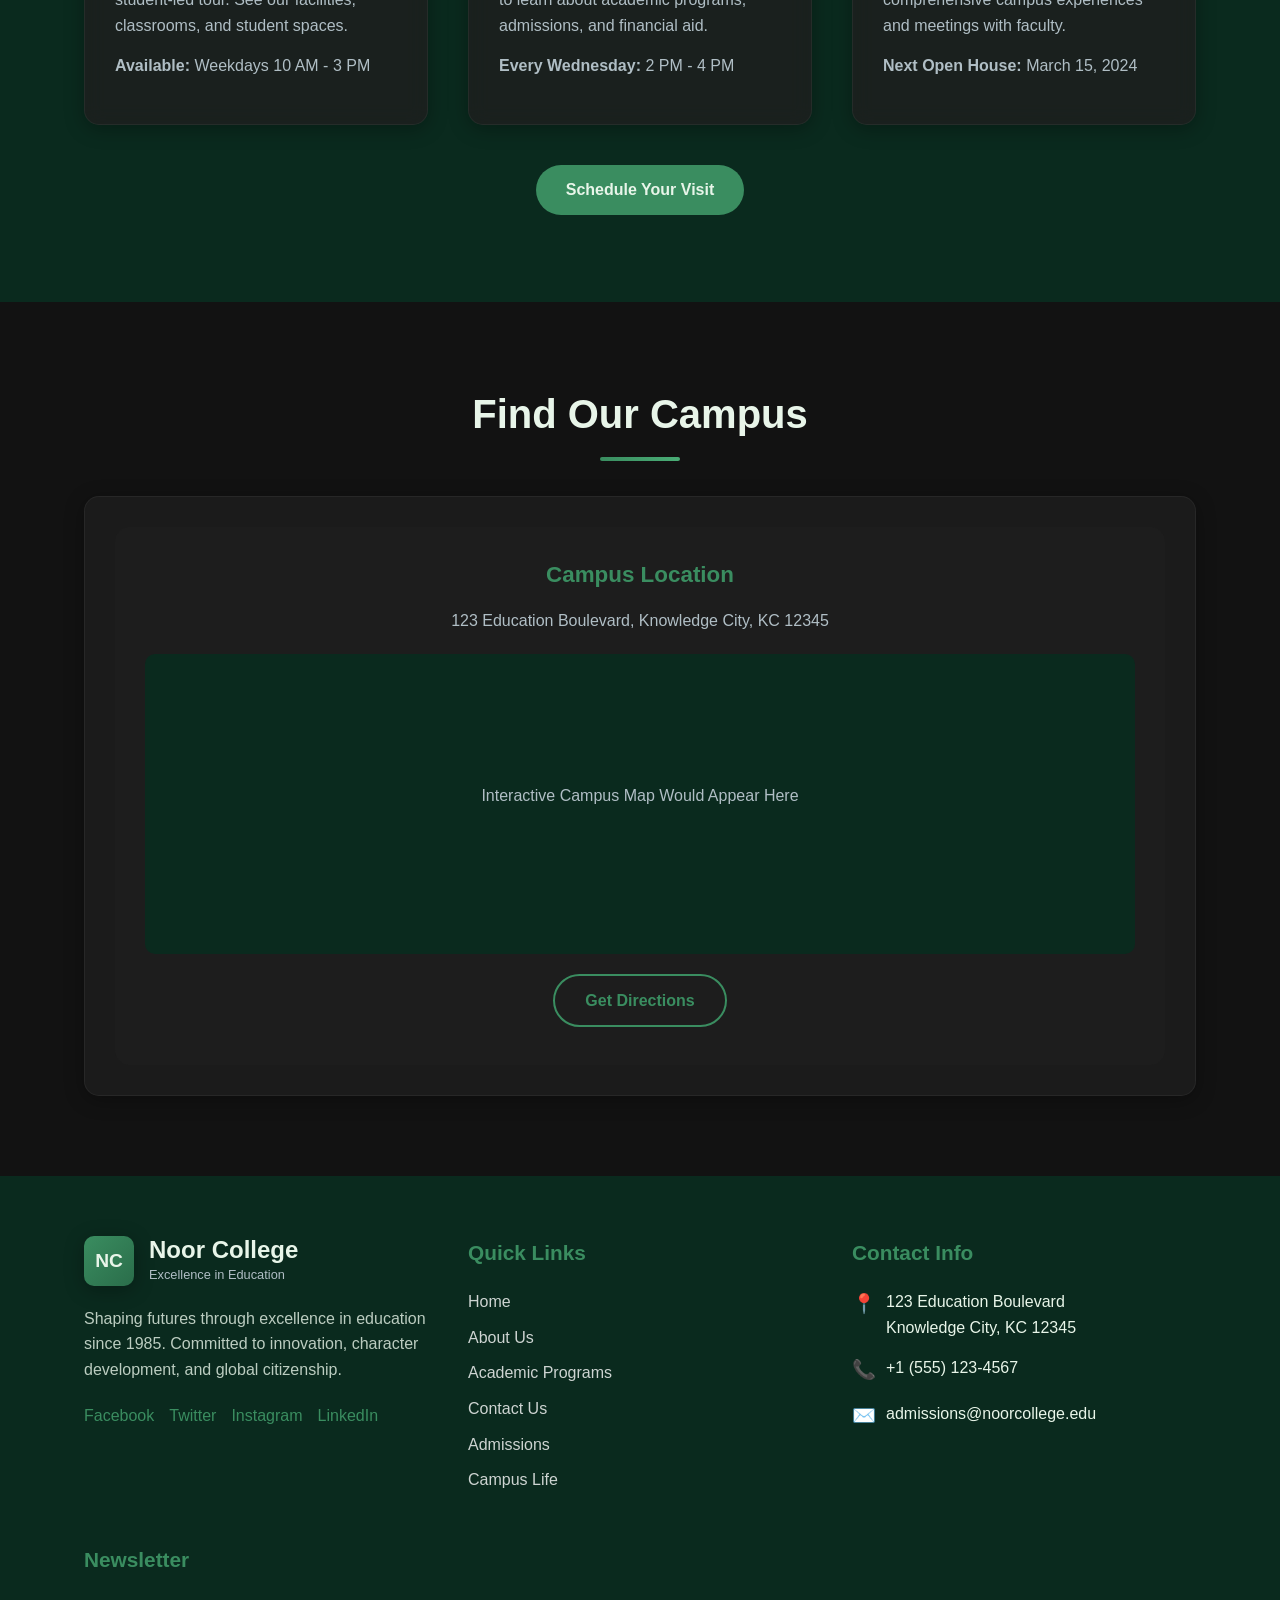
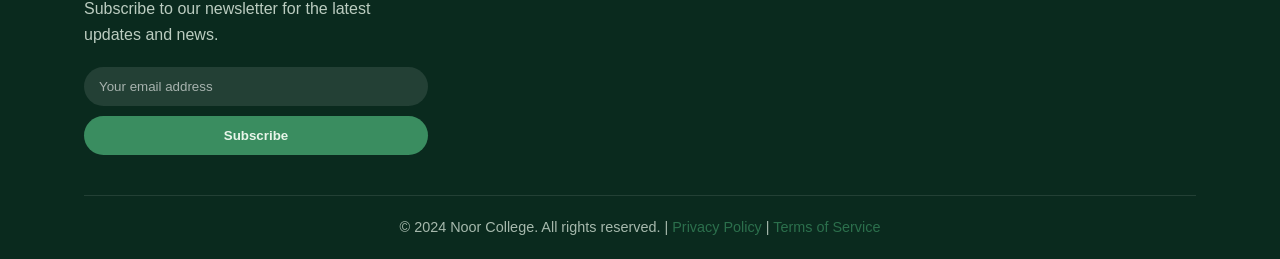
<file: contact.html>
<!DOCTYPE html>
<html lang="en">
<head>
    <meta charset="UTF-8">
    <meta name="viewport" content="width=device-width, initial-scale=1.0">
    <title>Contact Us - Noor College</title>
    <link rel="stylesheet" href="style.css">
</head>
<body>
    <!-- Navigation -->
    <nav>
        <div class="container nav-container">
            <div class="logo">
                <div class="logo-icon">NC</div>
                <div class="logo-text">
                    <span class="logo-main">Noor College</span>
                    <span class="logo-sub">Excellence in Education</span>
                </div>
            </div>
            <ul class="nav-links">
                <li><a href="index.html">Home</a></li>
                <li><a href="about.html">About</a></li>
                <li><a href="academics.html">Academics</a></li>
                <li><a href="contact.html" class="active">Contact</a></li>
                <li><a href="#" class="btn-login">Student Portal</a></li>
            </ul>
            <div class="mobile-menu-btn">
                <span></span>
                <span></span>
                <span></span>
            </div>
        </div>
    </nav>

    <!-- Main Content -->
    <main>
        <!-- Page Header -->
        <section class="page-header">
            <div class="container">
                <h1>Contact Us</h1>
                <p>Get in touch with our admissions team or schedule a campus visit</p>
            </div>
        </section>

        <!-- Contact Section -->
        <section class="content-section">
            <div class="container">
                <div class="contact-container">
                    <!-- Contact Information -->
                    <div class="contact-info-card">
                        <h2>Get In Touch</h2>
                        <p>We're here to answer any questions you may have about Noor College. Reach out to us and we'll respond as soon as we can.</p>
                        
                        <div class="contact-info">
                            <div class="contact-item">
                                <span class="contact-icon">📍</span>
                                <div>
                                    <strong>Main Campus</strong>
                                    <p>123 Education Boulevard<br>Knowledge City, KC 12345</p>
                                </div>
                            </div>
                            <div class="contact-item">
                                <span class="contact-icon">📞</span>
                                <div>
                                    <strong>Phone</strong>
                                    <p>+1 (555) 123-4567</p>
                                </div>
                            </div>
                            <div class="contact-item">
                                <span class="contact-icon">✉️</span>
                                <div>
                                    <strong>Email</strong>
                                    <p>admissions@noorcollege.edu</p>
                                </div>
                            </div>
                            <div class="contact-item">
                                <span class="contact-icon">🕒</span>
                                <div>
                                    <strong>Office Hours</strong>
                                    <p>Monday - Friday: 8:00 AM - 6:00 PM<br>Saturday: 9:00 AM - 1:00 PM</p>
                                </div>
                            </div>
                        </div>

                        <div class="content-card" style="margin-top: 30px;">
                            <h3>Admissions Office</h3>
                            <p>Our admissions team is available to guide you through the application process and answer questions about programs, financial aid, and campus life.</p>
                            <p><strong>Email:</strong> apply@noorcollege.edu</p>
                            <p><strong>Phone:</strong> +1 (555) 123-4568</p>
                        </div>
                    </div>

                    <!-- Contact Form -->
                    <div class="contact-form-card">
                        <h2>Send Us a Message</h2>
                        <form class="contact-form">
                            <div class="form-group">
                                <label for="name">Full Name</label>
                                <input type="text" id="name" name="name" required>
                            </div>
                            <div class="form-group">
                                <label for="email">Email Address</label>
                                <input type="email" id="email" name="email" required>
                            </div>
                            <div class="form-group">
                                <label for="phone">Phone Number</label>
                                <input type="tel" id="phone" name="phone">
                            </div>
                            <div class="form-group">
                                <label for="subject">Subject</label>
                                <select id="subject" name="subject" required>
                                    <option value="">Select a subject</option>
                                    <option value="admissions">Admissions Inquiry</option>
                                    <option value="academics">Academic Programs</option>
                                    <option value="financial-aid">Financial Aid</option>
                                    <option value="campus-tour">Campus Tour</option>
                                    <option value="other">Other</option>
                                </select>
                            </div>
                            <div class="form-group">
                                <label for="message">Your Message</label>
                                <textarea id="message" name="message" rows="5" required></textarea>
                            </div>
                            <button type="submit" class="btn btn-primary">Send Message</button>
                        </form>
                    </div>
                </div>
            </div>
        </section>

        <!-- Campus Visit Section -->
        <section class="features">
            <div class="container">
                <h2 class="section-title">Schedule a Campus Visit</h2>
                <div class="content-grid">
                    <div class="content-card">
                        <h3>Guided Tours</h3>
                        <p>Experience our campus firsthand with a student-led tour. See our facilities, classrooms, and student spaces.</p>
                        <p><strong>Available:</strong> Weekdays 10 AM - 3 PM</p>
                    </div>
                    <div class="content-card">
                        <h3>Information Sessions</h3>
                        <p>Attend our weekly information sessions to learn about academic programs, admissions, and financial aid.</p>
                        <p><strong>Every Wednesday:</strong> 2 PM - 4 PM</p>
                    </div>
                    <div class="content-card">
                        <h3>Open Houses</h3>
                        <p>Join our monthly open houses for comprehensive campus experiences and meetings with faculty.</p>
                        <p><strong>Next Open House:</strong> March 15, 2024</p>
                    </div>
                </div>
                <div style="text-align: center; margin-top: 40px;">
                    <a href="#" class="btn btn-primary">Schedule Your Visit</a>
                </div>
            </div>
        </section>

        <!-- Map Section -->
        <section class="content-section">
            <div class="container">
                <h2 class="section-title">Find Our Campus</h2>
                <div class="content-card">
                    <div style="background: var(--bg-card); padding: 30px; border-radius: 15px; text-align: center;">
                        <h3>Campus Location</h3>
                        <p>123 Education Boulevard, Knowledge City, KC 12345</p>
                        <div style="background: var(--primary-dark); height: 300px; border-radius: 10px; display: flex; align-items: center; justify-content: center; margin-top: 20px;">
                            <p>Interactive Campus Map Would Appear Here</p>
                        </div>
                        <div style="margin-top: 20px;">
                            <a href="#" class="btn btn-outline">Get Directions</a>
                        </div>
                    </div>
                </div>
            </div>
        </section>
    </main>

    <!-- Footer -->
    <footer>
        <div class="container">
            <div class="footer-content">
                <div class="footer-section">
                    <div class="footer-logo">
                        <div class="logo-icon">NC</div>
                        <div class="logo-text">
                            <span class="logo-main">Noor College</span>
                            <span class="logo-sub">Excellence in Education</span>
                        </div>
                    </div>
                    <p>Shaping futures through excellence in education since 1985. Committed to innovation, character development, and global citizenship.</p>
                    <div class="social-links">
                        <a href="#" class="social-link">Facebook</a>
                        <a href="#" class="social-link">Twitter</a>
                        <a href="#" class="social-link">Instagram</a>
                        <a href="#" class="social-link">LinkedIn</a>
                    </div>
                </div>
                <div class="footer-section">
                    <h3>Quick Links</h3>
                    <ul>
                        <li><a href="index.html">Home</a></li>
                        <li><a href="about.html">About Us</a></li>
                        <li><a href="academics.html">Academic Programs</a></li>
                        <li><a href="contact.html">Contact Us</a></li>
                        <li><a href="#">Admissions</a></li>
                        <li><a href="#">Campus Life</a></li>
                    </ul>
                </div>
                <div class="footer-section">
                    <h3>Contact Info</h3>
                    <div class="contact-info">
                        <div class="contact-item">
                            <span class="contact-icon">📍</span>
                            <span>123 Education Boulevard<br>Knowledge City, KC 12345</span>
                        </div>
                        <div class="contact-item">
                            <span class="contact-icon">📞</span>
                            <span>+1 (555) 123-4567</span>
                        </div>
                        <div class="contact-item">
                            <span class="contact-icon">✉️</span>
                            <span>admissions@noorcollege.edu</span>
                        </div>
                    </div>
                </div>
                <div class="footer-section">
                    <h3>Newsletter</h3>
                    <p>Subscribe to our newsletter for the latest updates and news.</p>
                    <form class="newsletter-form">
                        <input type="email" placeholder="Your email address" required>
                        <button type="submit" class="btn btn-primary">Subscribe</button>
                    </form>
                </div>
            </div>
            <div class="footer-bottom">
                <p>&copy; 2024 Noor College. All rights reserved. | <a href="#">Privacy Policy</a> | <a href="#">Terms of Service</a></p>
            </div>
        </div>
    </footer>

    <script src="java.js"></script>
</body>
</html>
</file>
<file: style.css>
/* styles.css - Main Stylesheet for Noor College */
:root {
    --primary-dark: #0a2a1e;
    --primary: #1a4d34;
    --primary-light: #2a6d4a;
    --accent: #3a8d60;
    --accent-light: #4aad76;
    --text-light: #e8f5e9;
    --text-muted: #b0bec5;
    --bg-dark: #121212;
    --bg-card: rgba(30, 30, 30, 0.8);
    --bg-card-hover: rgba(40, 40, 40, 0.9);
    --shadow: 0 4px 20px rgba(0, 0, 0, 0.3);
    --shadow-hover: 0 8px 30px rgba(0, 0, 0, 0.4);
    --transition: all 0.3s ease;
}

* {
    margin: 0;
    padding: 0;
    box-sizing: border-box;
    font-family: 'Segoe UI', Tahoma, Geneva, Verdana, sans-serif;
}

body {
    background-color: var(--bg-dark);
    color: var(--text-light);
    line-height: 1.6;
    overflow-x: hidden;
}

.container {
    width: 90%;
    max-width: 1200px;
    margin: 0 auto;
    padding: 0 20px;
}

/* Navigation */
nav {
    background-color: rgba(18, 18, 18, 0.95);
    backdrop-filter: blur(10px);
    padding: 15px 0;
    position: fixed;
    top: 0;
    left: 0;
    right: 0;
    z-index: 1000;
    box-shadow: 0 2px 10px rgba(0, 0, 0, 0.3);
    transition: var(--transition);
}

.nav-container {
    display: flex;
    justify-content: space-between;
    align-items: center;
}

.logo {
    display: flex;
    align-items: center;
    gap: 15px;
}

.logo-icon {
    width: 50px;
    height: 50px;
    background: linear-gradient(135deg, var(--accent), var(--primary-light));
    border-radius: 10px;
    display: flex;
    align-items: center;
    justify-content: center;
    color: var(--text-light);
    font-weight: 700;
    font-size: 1.2rem;
    box-shadow: var(--shadow);
}

.logo-text {
    display: flex;
    flex-direction: column;
}

.logo-main {
    font-size: 1.5rem;
    font-weight: 700;
    color: var(--text-light);
    line-height: 1.2;
}

.logo-sub {
    font-size: 0.8rem;
    color: var(--text-muted);
    font-weight: 400;
}

.nav-links {
    display: flex;
    list-style: none;
    gap: 30px;
    align-items: center;
}

.nav-links a {
    text-decoration: none;
    color: var(--text-light);
    font-weight: 500;
    position: relative;
    padding: 5px 0;
    transition: var(--transition);
}

.nav-links a::after {
    content: '';
    position: absolute;
    bottom: 0;
    left: 0;
    width: 0;
    height: 2px;
    background-color: var(--accent);
    transition: var(--transition);
}

.nav-links a:hover::after,
.nav-links a.active::after {
    width: 100%;
}

.nav-links a:hover,
.nav-links a.active {
    color: var(--accent);
}

.btn-login {
    background: linear-gradient(135deg, var(--accent), var(--accent-light));
    color: var(--text-light) !important;
    padding: 8px 20px;
    border-radius: 50px;
    transition: var(--transition);
    position: relative;
    overflow: hidden;
}

.btn-login::before {
    content: '';
    position: absolute;
    top: 0;
    left: -100%;
    width: 100%;
    height: 100%;
    background: linear-gradient(90deg, transparent, rgba(255, 255, 255, 0.2), transparent);
    transition: left 0.5s;
}

.btn-login:hover::before {
    left: 100%;
}

.btn-login:hover {
    transform: translateY(-2px);
    box-shadow: var(--shadow-hover);
}

.mobile-menu-btn {
    display: none;
    flex-direction: column;
    cursor: pointer;
}

.mobile-menu-btn span {
    width: 25px;
    height: 3px;
    background-color: var(--text-light);
    margin: 3px 0;
    transition: var(--transition);
}

/* Hero Section */
.hero {
    position: relative;
    padding: 150px 0 100px;
    overflow: hidden;
    background: linear-gradient(135deg, var(--primary-dark) 0%, var(--primary) 100%);
}

.hero-background {
    position: absolute;
    top: 0;
    left: 0;
    right: 0;
    bottom: 0;
    background: url('data:image/svg+xml,<svg xmlns="http://www.w3.org/2000/svg" viewBox="0 0 1000 1000" opacity="0.05"><polygon fill="white" points="0,1000 1000,0 1000,1000"/></svg>');
    background-size: cover;
}

.hero-overlay {
    position: absolute;
    top: 0;
    left: 0;
    right: 0;
    bottom: 0;
    background: rgba(0, 0, 0, 0.3);
}

.hero-container {
    position: relative;
    display: grid;
    grid-template-columns: 1fr 1fr;
    gap: 50px;
    align-items: center;
}

.hero-content {
    color: var(--text-light);
}

.hero-title {
    font-size: 3.5rem;
    font-weight: 700;
    margin-bottom: 20px;
    line-height: 1.2;
}

.hero-subtitle {
    font-size: 1.2rem;
    margin-bottom: 30px;
    opacity: 0.9;
    max-width: 500px;
}

.hero-buttons {
    display: flex;
    gap: 15px;
    flex-wrap: wrap;
}

.btn {
    display: inline-block;
    padding: 12px 30px;
    border-radius: 50px;
    text-decoration: none;
    font-weight: 600;
    transition: var(--transition);
    text-align: center;
    border: none;
    cursor: pointer;
    position: relative;
    overflow: hidden;
}

.btn::before {
    content: '';
    position: absolute;
    top: 0;
    left: -100%;
    width: 100%;
    height: 100%;
    background: linear-gradient(90deg, transparent, rgba(255, 255, 255, 0.2), transparent);
    transition: left 0.5s;
}

.btn:hover::before {
    left: 100%;
}

.btn-primary {
    background: var(--accent);
    color: var(--text-light);
}

.btn-primary:hover {
    background: var(--accent-light);
    transform: translateY(-3px);
    box-shadow: var(--shadow-hover);
}

.btn-secondary {
    background: transparent;
    color: var(--text-light);
    border: 2px solid var(--text-light);
}

.btn-secondary:hover {
    background: var(--text-light);
    color: var(--primary-dark);
    transform: translateY(-3px);
}

.btn-outline {
    background: transparent;
    color: var(--accent);
    border: 2px solid var(--accent);
}

.btn-outline:hover {
    background: var(--accent);
    color: var(--text-light);
}

.hero-image {
    position: relative;
    height: 400px;
}

.floating-card {
    position: absolute;
    background: rgba(255, 255, 255, 0.1);
    backdrop-filter: blur(10px);
    border-radius: 15px;
    padding: 20px;
    box-shadow: var(--shadow);
    text-align: center;
    width: 140px;
    transition: var(--transition);
    animation: float 3s ease-in-out infinite;
    border: 1px solid rgba(255, 255, 255, 0.1);
}

.floating-card h3 {
    font-size: 1.8rem;
    color: var(--accent);
    margin-bottom: 5px;
}

.floating-card p {
    font-size: 0.9rem;
    color: var(--text-muted);
}

.card-1 {
    top: 20px;
    left: 0;
    animation-delay: 0s;
}

.card-2 {
    top: 120px;
    right: 30px;
    animation-delay: 1s;
}

.card-3 {
    bottom: 40px;
    left: 50px;
    animation-delay: 2s;
}

@keyframes float {
    0%, 100% { transform: translateY(0); }
    50% { transform: translateY(-10px); }
}

/* Sections Common */
section {
    padding: 80px 0;
}

.section-title {
    text-align: center;
    font-size: 2.5rem;
    margin-bottom: 50px;
    color: var(--text-light);
    position: relative;
}

.section-title::after {
    content: '';
    position: absolute;
    bottom: -15px;
    left: 50%;
    transform: translateX(-50%);
    width: 80px;
    height: 4px;
    background: linear-gradient(to right, var(--accent), var(--accent-light));
    border-radius: 2px;
}

/* Features Section */
.features {
    background-color: var(--primary-dark);
}

.features-grid {
    display: grid;
    grid-template-columns: repeat(auto-fit, minmax(280px, 1fr));
    gap: 30px;
}

.feature-card {
    background: var(--bg-card);
    backdrop-filter: blur(10px);
    border-radius: 15px;
    padding: 30px;
    text-align: center;
    box-shadow: var(--shadow);
    transition: var(--transition);
    border: 1px solid rgba(255, 255, 255, 0.05);
}

.feature-card:hover {
    transform: translateY(-10px);
    box-shadow: var(--shadow-hover);
    background: var(--bg-card-hover);
}

.feature-icon {
    font-size: 3rem;
    margin-bottom: 20px;
    display: block;
}

.feature-card h3 {
    font-size: 1.4rem;
    margin-bottom: 15px;
    color: var(--text-light);
}

.feature-card p {
    color: var(--text-muted);
    line-height: 1.6;
}

/* News Section */
.news-grid {
    display: grid;
    grid-template-columns: repeat(auto-fit, minmax(300px, 1fr));
    gap: 30px;
}

.news-card {
    background: var(--bg-card);
    backdrop-filter: blur(10px);
    border-radius: 15px;
    overflow: hidden;
    box-shadow: var(--shadow);
    transition: var(--transition);
    display: flex;
    border: 1px solid rgba(255, 255, 255, 0.05);
}

.news-card:hover {
    transform: translateY(-5px);
    box-shadow: var(--shadow-hover);
    background: var(--bg-card-hover);
}

.news-date {
    background: linear-gradient(135deg, var(--accent), var(--accent-light));
    color: var(--text-light);
    padding: 20px;
    display: flex;
    flex-direction: column;
    align-items: center;
    justify-content: center;
    min-width: 80px;
}

.day {
    font-size: 1.8rem;
    font-weight: 700;
    line-height: 1;
}

.month {
    font-size: 0.9rem;
    font-weight: 500;
}

.news-content {
    padding: 20px;
    flex: 1;
}

.news-content h3 {
    font-size: 1.2rem;
    margin-bottom: 10px;
    color: var(--text-light);
}

.news-content p {
    color: var(--text-muted);
    margin-bottom: 15px;
    font-size: 0.95rem;
}

.news-link {
    color: var(--accent);
    text-decoration: none;
    font-weight: 600;
    transition: var(--transition);
}

.news-link:hover {
    color: var(--accent-light);
}

/* CTA Section */
.cta {
    background: linear-gradient(135deg, var(--primary-dark) 0%, var(--primary) 100%);
    color: var(--text-light);
    text-align: center;
}

.cta-content h2 {
    font-size: 2.5rem;
    margin-bottom: 20px;
}

.cta-content p {
    font-size: 1.2rem;
    margin-bottom: 30px;
    max-width: 600px;
    margin-left: auto;
    margin-right: auto;
    opacity: 0.9;
}

.cta-buttons {
    display: flex;
    gap: 15px;
    justify-content: center;
    flex-wrap: wrap;
}

/* Footer */
footer {
    background-color: var(--primary-dark);
    color: var(--text-light);
    padding: 60px 0 20px;
}

.footer-content {
    display: grid;
    grid-template-columns: repeat(auto-fit, minmax(250px, 1fr));
    gap: 40px;
    margin-bottom: 40px;
}

.footer-section h3 {
    font-size: 1.3rem;
    margin-bottom: 20px;
    color: var(--accent);
}

.footer-logo {
    display: flex;
    align-items: center;
    gap: 15px;
    margin-bottom: 20px;
}

.footer-section p {
    margin-bottom: 20px;
    opacity: 0.8;
    line-height: 1.6;
}

.social-links {
    display: flex;
    gap: 15px;
    flex-wrap: wrap;
}

.social-link {
    color: var(--accent);
    text-decoration: none;
    transition: var(--transition);
}

.social-link:hover {
    color: var(--text-light);
}

.footer-section ul {
    list-style: none;
}

.footer-section ul li {
    margin-bottom: 10px;
}

.footer-section ul li a {
    color: rgba(255, 255, 255, 0.8);
    text-decoration: none;
    transition: var(--transition);
}

.footer-section ul li a:hover {
    color: var(--text-light);
    padding-left: 5px;
}

.contact-info {
    display: flex;
    flex-direction: column;
    gap: 15px;
}

.contact-item {
    display: flex;
    align-items: flex-start;
    gap: 10px;
}

.contact-icon {
    font-size: 1.2rem;
}

.newsletter-form {
    display: flex;
    flex-direction: column;
    gap: 10px;
}

.newsletter-form input {
    padding: 12px 15px;
    border-radius: 50px;
    border: none;
    background: rgba(255, 255, 255, 0.1);
    color: var(--text-light);
    font-family: 'Segoe UI', Tahoma, Geneva, Verdana, sans-serif;
}

.newsletter-form input::placeholder {
    color: rgba(255, 255, 255, 0.6);
}

.newsletter-form input:focus {
    outline: none;
    background: rgba(255, 255, 255, 0.2);
}

.footer-bottom {
    text-align: center;
    padding-top: 20px;
    border-top: 1px solid rgba(255, 255, 255, 0.1);
}

.footer-bottom p {
    opacity: 0.7;
    font-size: 0.9rem;
}

.footer-bottom a {
    color: var(--accent);
    text-decoration: none;
}

.footer-bottom a:hover {
    text-decoration: underline;
}

/* Page Header for other pages */
.page-header {
    padding: 150px 0 80px;
    background: linear-gradient(135deg, var(--primary-dark) 0%, var(--primary) 100%);
    text-align: center;
}

.page-header h1 {
    font-size: 3rem;
    margin-bottom: 20px;
}

.page-header p {
    font-size: 1.2rem;
    max-width: 600px;
    margin: 0 auto;
    opacity: 0.9;
}

/* Content Sections */
.content-section {
    padding: 80px 0;
}

.content-grid {
    display: grid;
    grid-template-columns: repeat(auto-fit, minmax(300px, 1fr));
    gap: 40px;
}

.content-card {
    background: var(--bg-card);
    backdrop-filter: blur(10px);
    border-radius: 15px;
    padding: 30px;
    box-shadow: var(--shadow);
    transition: var(--transition);
    border: 1px solid rgba(255, 255, 255, 0.05);
}

.content-card:hover {
    transform: translateY(-5px);
    box-shadow: var(--shadow-hover);
    background: var(--bg-card-hover);
}

.content-card h3 {
    font-size: 1.4rem;
    margin-bottom: 15px;
    color: var(--accent);
}

.content-card p {
    color: var(--text-muted);
    line-height: 1.6;
    margin-bottom: 15px;
}

/* Program Cards */
.program-grid {
    display: grid;
    grid-template-columns: repeat(auto-fit, minmax(350px, 1fr));
    gap: 30px;
}

.program-card {
    background: var(--bg-card);
    backdrop-filter: blur(10px);
    border-radius: 15px;
    padding: 30px;
    box-shadow: var(--shadow);
    transition: var(--transition);
    border: 1px solid rgba(255, 255, 255, 0.05);
    position: relative;
    overflow: hidden;
}

.program-card::before {
    content: '';
    position: absolute;
    top: 0;
    left: 0;
    width: 100%;
    height: 4px;
    background: linear-gradient(to right, var(--accent), var(--accent-light));
}

.program-card:hover {
    transform: translateY(-10px);
    box-shadow: var(--shadow-hover);
    background: var(--bg-card-hover);
}

.program-icon {
    font-size: 2.5rem;
    margin-bottom: 20px;
    display: block;
}

.program-card h3 {
    font-size: 1.4rem;
    margin-bottom: 15px;
    color: var(--text-light);
}

.program-card p {
    color: var(--text-muted);
    line-height: 1.6;
    margin-bottom: 20px;
}

.program-features {
    list-style: none;
    margin-bottom: 20px;
}

.program-features li {
    color: var(--text-muted);
    margin-bottom: 8px;
    padding-left: 20px;
    position: relative;
}

.program-features li::before {
    content: '✓';
    position: absolute;
    left: 0;
    color: var(--accent);
    font-weight: bold;
}

/* Contact Form */
.contact-container {
    display: grid;
    grid-template-columns: 1fr 1fr;
    gap: 50px;
    align-items: start;
}

.contact-info-card {
    background: var(--bg-card);
    backdrop-filter: blur(10px);
    border-radius: 15px;
    padding: 30px;
    box-shadow: var(--shadow);
    border: 1px solid rgba(255, 255, 255, 0.05);
}

.contact-form-card {
    background: var(--bg-card);
    backdrop-filter: blur(10px);
    border-radius: 15px;
    padding: 30px;
    box-shadow: var(--shadow);
    border: 1px solid rgba(255, 255, 255, 0.05);
}

.form-group {
    margin-bottom: 20px;
}

.form-group label {
    display: block;
    margin-bottom: 8px;
    color: var(--text-light);
    font-weight: 500;
}

.form-group input,
.form-group textarea,
.form-group select {
    width: 100%;
    padding: 12px 15px;
    background: rgba(255, 255, 255, 0.1);
    border: 1px solid rgba(255, 255, 255, 0.2);
    border-radius: 8px;
    color: var(--text-light);
    font-family: 'Segoe UI', Tahoma, Geneva, Verdana, sans-serif;
    transition: var(--transition);
}

.form-group input:focus,
.form-group textarea:focus,
.form-group select:focus {
    outline: none;
    border-color: var(--accent);
    background: rgba(255, 255, 255, 0.15);
}

.form-group textarea {
    resize: vertical;
    min-height: 120px;
}

/* Loading Spinner */
.loading-spinner {
    display: inline-block;
    width: 16px;
    height: 16px;
    border: 2px solid rgba(255,255,255,0.3);
    border-radius: 50%;
    border-top-color: white;
    animation: spin 1s ease-in-out infinite;
    margin-right: 8px;
}

@keyframes spin {
    to { transform: rotate(360deg); }
}

/* Responsive Design */
@media (max-width: 992px) {
    .hero-container {
        grid-template-columns: 1fr;
        text-align: center;
    }
    
    .hero-image {
        height: 300px;
    }
    
    .hero-title {
        font-size: 2.8rem;
    }
    
    .contact-container {
        grid-template-columns: 1fr;
    }
}

@media (max-width: 768px) {
    .nav-links {
        display: none;
        position: absolute;
        top: 100%;
        left: 0;
        right: 0;
        background: var(--bg-dark);
        flex-direction: column;
        padding: 20px;
        box-shadow: 0 10px 20px rgba(0, 0, 0, 0.3);
        gap: 15px;
    }
    
    .nav-links.active {
        display: flex;
    }
    
    .mobile-menu-btn {
        display: flex;
    }
    
    .hero-title {
        font-size: 2.2rem;
    }
    
    .section-title {
        font-size: 2rem;
    }
    
    .news-card {
        flex-direction: column;
    }
    
    .news-date {
        flex-direction: row;
        justify-content: center;
        gap: 10px;
        min-width: auto;
        padding: 15px;
    }
}

@media (max-width: 576px) {
    .hero-buttons,
    .cta-buttons {
        flex-direction: column;
        align-items: center;
    }
    
    .btn {
        width: 100%;
        max-width: 250px;
    }
    
    .hero-title {
        font-size: 1.8rem;
    }
    
    .section-title {
        font-size: 1.8rem;
    }
    
    .floating-card {
        width: 120px;
        padding: 15px;
    }
    
    .program-grid {
        grid-template-columns: 1fr;
    }
}
</file>
